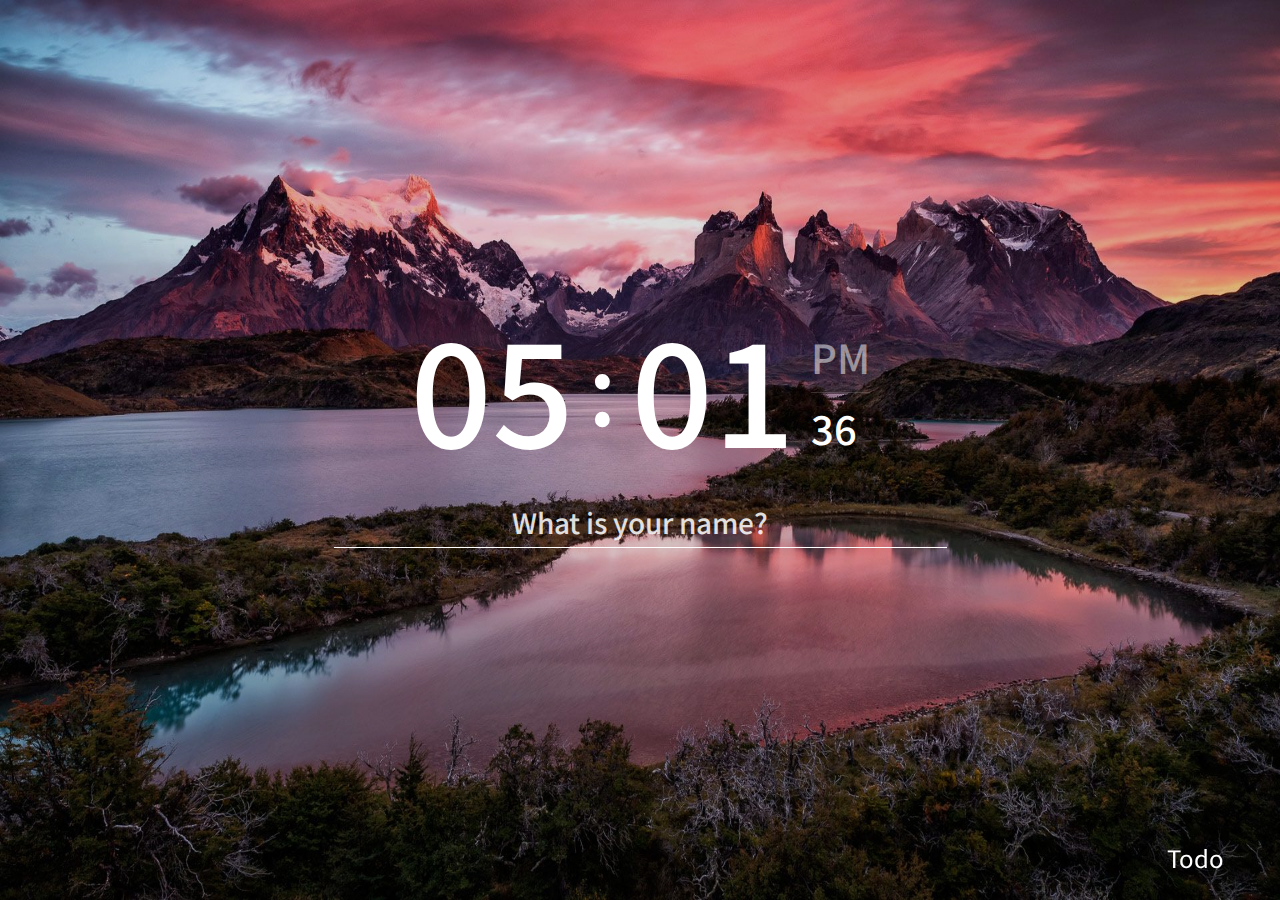
<file: Projects/Momentum/index.html>
<!DOCTYPE html>
<html>
  <head>
    <meta charset="utf-8" />
    <meta name="viewport" content="width=device-width" />
    <title>Momentum</title>
    <link href="./src/css/style.css" rel="stylesheet" type="text/css" />
  </head>
  <body>
    <!-- Image cover (filter or darker for background image.) -->
    <div class="bgImage__cover"></div>
    <!-- Clock part -->
    <div class="js-clock">
      <span class="clock__hours"></span>
      <span class="clock__sep">:</span>
      <span class="clock__minutes"></span>
      <div class="clock__meridiem-wrapper">
        <div class="clock__meridiem">PM</div>
        <!-- <span class="clock__line"></span> -->
        <span class="clock__seconds"></span>
      </div>
    </div>
    <!-- Form (input name)-->
    <form class="js-form form">
      <input class = "input-form" type="text" placeholder="What is your name?" />
    </form>
    <h4 class="js-greetings greetings"></h4>
    <!-- To-Do List -->
    <div class="js-toDoList-wrapper">
      <div class="js-toDoList-window form">
        <!-- To-Do Lists (Pending & Finished) -->
        <h4 class = "js-toDoList-title">Tasks</h4>
        <div class="js-toDoLists">
          <p class = "js-toDoList-subtitle">Pending <span class = "toDoList__item-count" data-pending-tasks>0</span></p>
          <ul class="js-toDoList" data-pending-list></ul>
          <p class = "js-toDoList-subtitle">Finished <span class = "toDoList__item-count" data-finished-tasks>0</span></p>
          <ul class="js-toDoList" data-finished-list>
          </ul>
        </div>
        <form class="js-toDoForm">
          <input class = "input-form" type="text" placeholder="New Todo" required/>
        </form>
      </div>
      <button>Todo</button>
    </div>
    <!-- Weather API element -->
    <span class="js-weather">
      <div class="weather__temperatures">
        <img class="weather__icon"></img> 
        <span class="weather__temperature"></span>
      </div>
      <span class="weather__place"></span>
    </span>

    <script src="./src/js/noSupport.js"></script>
    <script src="./src/js/clock.js"></script>
    <script src="./src/js/greeting.js"></script>
    <script src="./src/js/todo.js"></script>
    <script src="./src/js/bg.js"></script>
    <script src="./src/js/weather.js"></script>
  </body>
</html>
</file>
<file: Projects/Momentum/src/css/style.css>
@import "./fonts.css";
@import "./reset.css";
@import "./noSupport.css";
@import "./bg.css";
@import "./clock.css";
@import "./toDoList.css";
@import "./weather.css";

body {
  background: #2c3e50;
  width: 100vw;
  height: 100vh;
  display: flex;
  color: #fff;
  flex-direction: column;
  align-items: center;
  justify-content: center;
  overflow: hidden;
}

.form,
.greetings {
  display: none;
}

.input-form {
  background: transparent;
  border: none;
  border-bottom: 1px solid #fff;
  font-size: 1.75rem;
  text-align: center;
  color: #fff;
  padding: 5px 0;
  font-weight: 500;
}

.input-form::placeholder {
  color: #fff;
  opacity: 0.85;
}

.showing {
  display: block;
  z-index: 1;
}

.showing--flex {
  display: flex;
}

.greetings {
  font-size: 2rem;
  font-weight: 500;
  letter-spacing: 0.075rem;
  word-spacing: 5px;
  opacity: 0.95;
}
</file>
